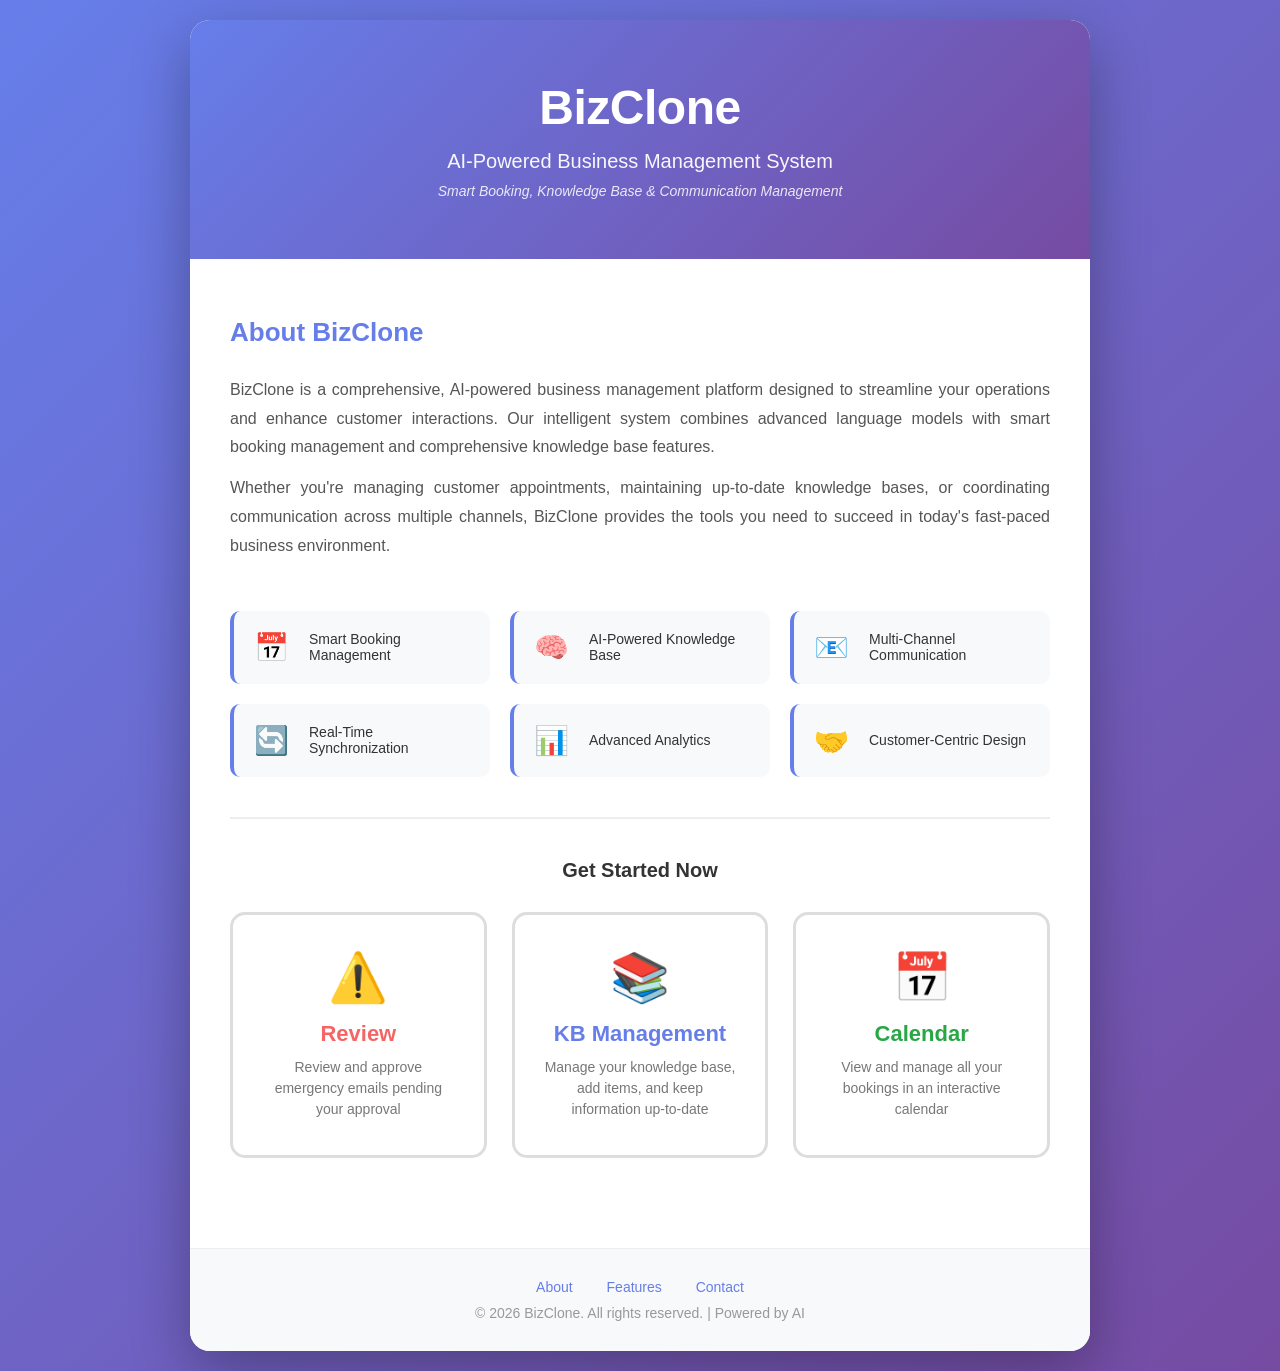
<file: ui/templates/index.html>
<!DOCTYPE html>
<html lang="en">
<head>
    <meta charset="UTF-8">
    <meta name="viewport" content="width=device-width, initial-scale=1.0">
    <title>BizClone - AI-Powered Business Management System</title>
    <style>
        * {
            margin: 0;
            padding: 0;
            box-sizing: border-box;
        }
        
        body {
            font-family: 'Segoe UI', Tahoma, Geneva, Verdana, sans-serif;
            background: linear-gradient(135deg, #667eea 0%, #764ba2 100%);
            min-height: 100vh;
            display: flex;
            align-items: center;
            justify-content: center;
            padding: 20px;
        }
        
        .container {
            background: white;
            border-radius: 20px;
            box-shadow: 0 20px 60px rgba(0, 0, 0, 0.3);
            overflow: hidden;
            max-width: 900px;
            width: 100%;
        }
        
        .header {
            background: linear-gradient(135deg, #667eea 0%, #764ba2 100%);
            color: white;
            padding: 60px 40px;
            text-align: center;
        }
        
        .header h1 {
            font-size: 48px;
            margin-bottom: 15px;
            font-weight: 700;
            letter-spacing: -0.5px;
        }
        
        .header .subtitle {
            font-size: 20px;
            opacity: 0.95;
            margin-bottom: 10px;
            font-weight: 500;
        }
        
        .header .tagline {
            font-size: 14px;
            opacity: 0.85;
            font-style: italic;
        }
        
        .content {
            padding: 50px 40px;
        }
        
        .intro-section {
            margin-bottom: 50px;
            line-height: 1.8;
        }
        
        .intro-section h2 {
            color: #667eea;
            font-size: 26px;
            margin-bottom: 20px;
            display: flex;
            align-items: center;
            gap: 10px;
        }
        
        .intro-section p {
            color: #555;
            font-size: 16px;
            margin-bottom: 12px;
            text-align: justify;
        }
        
        .features {
            display: grid;
            grid-template-columns: repeat(auto-fit, minmax(200px, 1fr));
            gap: 20px;
            margin-top: 25px;
            margin-bottom: 40px;
        }
        
        .feature-item {
            background: #f8f9fa;
            padding: 20px;
            border-radius: 10px;
            border-left: 4px solid #667eea;
            display: flex;
            align-items: center;
            gap: 15px;
        }
        
        .feature-item .icon {
            font-size: 28px;
            min-width: 40px;
        }
        
        .feature-item .text {
            color: #333;
            font-weight: 500;
            font-size: 14px;
        }
        
        .action-section {
            text-align: center;
            padding: 40px 0;
            border-top: 2px solid #eee;
        }
        
        .action-section h3 {
            color: #333;
            font-size: 20px;
            margin-bottom: 30px;
        }
        
        .button-group {
            display: grid;
            grid-template-columns: repeat(auto-fit, minmax(250px, 1fr));
            gap: 25px;
            margin-top: 30px;
        }
        
        .btn {
            display: flex;
            flex-direction: column;
            align-items: center;
            justify-content: center;
            padding: 35px 30px;
            background: white;
            border: 3px solid #ddd;
            border-radius: 15px;
            cursor: pointer;
            transition: all 0.3s ease;
            text-decoration: none;
            color: inherit;
            min-height: 200px;
        }
        
        .btn:hover {
            border-color: #667eea;
            box-shadow: 0 10px 30px rgba(102, 126, 234, 0.2);
            transform: translateY(-5px);
        }
        
        .btn.kb:hover {
            border-color: #667eea;
            background: linear-gradient(135deg, rgba(102, 126, 234, 0.05) 0%, rgba(118, 75, 162, 0.05) 100%);
        }
        
        .btn.calendar:hover {
            border-color: #28a745;
            background: linear-gradient(135deg, rgba(40, 167, 69, 0.05) 0%, rgba(39, 174, 96, 0.05) 100%);
        }
        
        .btn-icon {
            font-size: 48px;
            margin-bottom: 15px;
        }
        
        .btn-title {
            font-size: 22px;
            font-weight: 700;
            color: #333;
            margin-bottom: 10px;
        }
        
        .btn-description {
            font-size: 14px;
            color: #777;
            text-align: center;
            line-height: 1.5;
        }
        
        .kb .btn-title {
            color: #667eea;
        }
        
        .calendar .btn-title {
            color: #28a745;
        }

        .btn.review:hover {
            border-color: #f56565;
            background: linear-gradient(135deg, rgba(245, 101, 101, 0.05) 0%, rgba(229, 62, 62, 0.05) 100%);
        }

        .review .btn-title {
            color: #f56565;
        }

        .footer {
            background: #f8f9fa;
            padding: 30px 40px;
            text-align: center;
            border-top: 1px solid #eee;
            color: #999;
            font-size: 14px;
        }
        
        .footer-links {
            margin-bottom: 10px;
        }
        
        .footer-links a {
            color: #667eea;
            text-decoration: none;
            margin: 0 15px;
        }
        
        .footer-links a:hover {
            text-decoration: underline;
        }
        
        @media (max-width: 600px) {
            .header h1 {
                font-size: 32px;
            }
            
            .header .subtitle {
                font-size: 16px;
            }
            
            .content {
                padding: 30px 20px;
            }
            
            .button-group {
                grid-template-columns: 1fr;
            }
            
            .btn {
                min-height: 150px;
                padding: 25px 20px;
            }
            
            .btn-icon {
                font-size: 36px;
            }
            
            .btn-title {
                font-size: 18px;
            }
        }
    </style>
</head>
<body>
    <div class="container">
        <!-- Header -->
        <div class="header">
            <h1>BizClone</h1>
            <p class="subtitle">AI-Powered Business Management System</p>
            <p class="tagline">Smart Booking, Knowledge Base & Communication Management</p>
        </div>
        
        <!-- Main Content -->
        <div class="content">
            <!-- Introduction -->
            <section class="intro-section">
                <h2>About BizClone</h2>
                <p>
                    BizClone is a comprehensive, AI-powered business management platform designed to streamline 
                    your operations and enhance customer interactions. Our intelligent system combines advanced 
                    language models with smart booking management and comprehensive knowledge base features.
                </p>
                <p>
                    Whether you're managing customer appointments, maintaining up-to-date knowledge bases, or coordinating 
                    communication across multiple channels, BizClone provides the tools you need to succeed in today's 
                    fast-paced business environment.
                </p>
            </section>
            
            <!-- Features -->
            <section class="features">
                <div class="feature-item">
                    <span class="icon">📅</span>
                    <span class="text">Smart Booking Management</span>
                </div>
                <div class="feature-item">
                    <span class="icon">🧠</span>
                    <span class="text">AI-Powered Knowledge Base</span>
                </div>
                <div class="feature-item">
                    <span class="icon">📧</span>
                    <span class="text">Multi-Channel Communication</span>
                </div>
                <div class="feature-item">
                    <span class="icon">🔄</span>
                    <span class="text">Real-Time Synchronization</span>
                </div>
                <div class="feature-item">
                    <span class="icon">📊</span>
                    <span class="text">Advanced Analytics</span>
                </div>
                <div class="feature-item">
                    <span class="icon">🤝</span>
                    <span class="text">Customer-Centric Design</span>
                </div>
            </section>
            
            <!-- Call to Action -->
            <section class="action-section">
                <h3>Get Started Now</h3>
                <div class="button-group">
                    <!-- Review Button -->
                    <a href="/review/" class="btn review">
                        <div class="btn-icon">⚠️</div>
                        <div class="btn-title">Review</div>
                        <div class="btn-description">Review and approve emergency emails pending your approval</div>
                    </a>
                    
                    <!-- KB Management Button -->
                    <a href="/kb/manage" class="btn kb">
                        <div class="btn-icon">📚</div>
                        <div class="btn-title">KB Management</div>
                        <div class="btn-description">Manage your knowledge base, add items, and keep information up-to-date</div>
                    </a>
                    
                    <!-- Calendar Button -->
                    <a href="/calendar/" class="btn calendar">
                        <div class="btn-icon">📅</div>
                        <div class="btn-title">Calendar</div>
                        <div class="btn-description">View and manage all your bookings in an interactive calendar</div>
                    </a>
                </div>
            </section>
        </div>
        
        <!-- Footer -->
        <div class="footer">
            <div class="footer-links">
                <a href="#about">About</a>
                <a href="#features">Features</a>
                <a href="#contact">Contact</a>
            </div>
            <p>&copy; 2026 BizClone. All rights reserved. | Powered by AI</p>
        </div>
    </div>
</body>
</html>
</file>
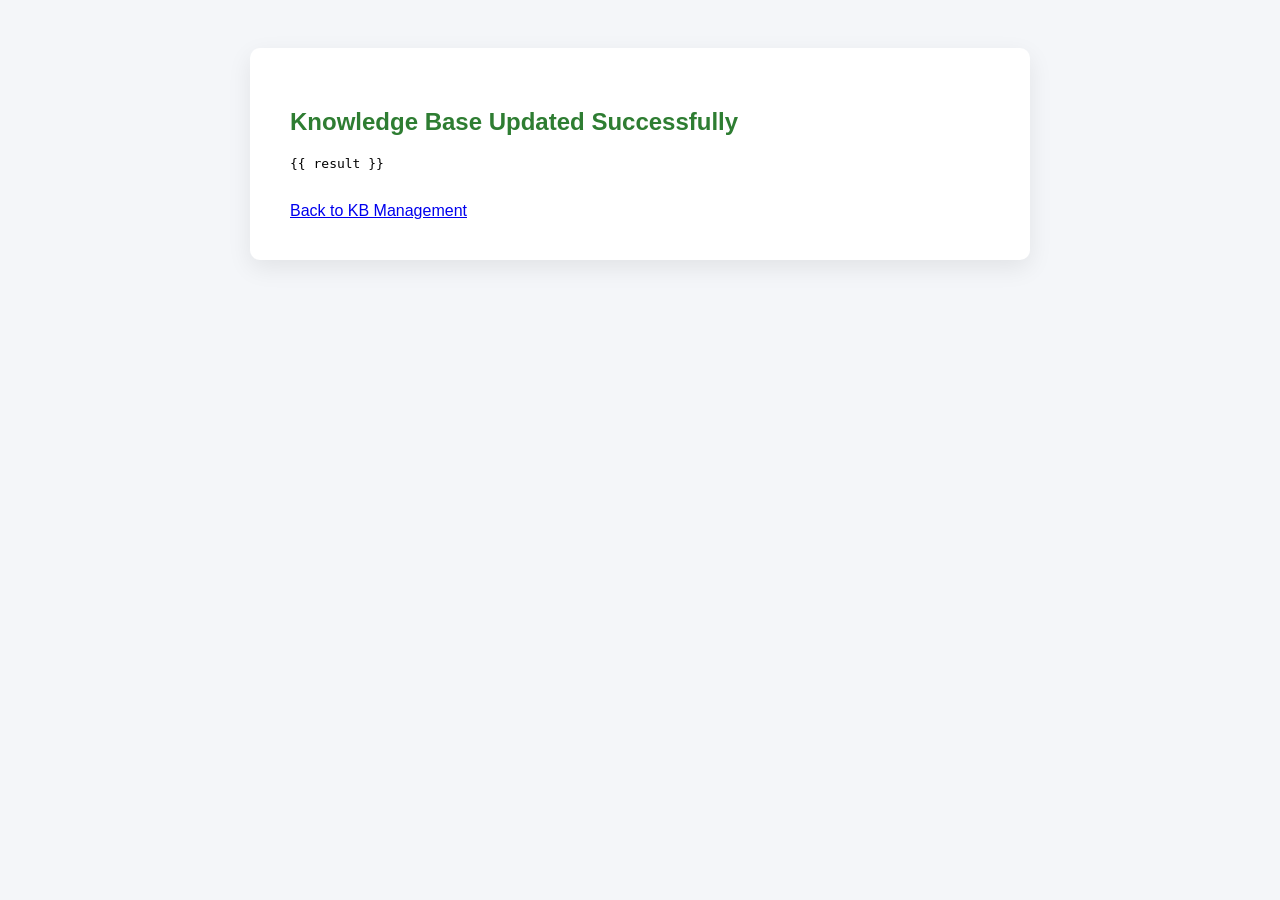
<file: ui/templates/kb_success.html>
<!DOCTYPE html>
<html>
<head>
    <title>KB Updated</title>
</head>
<body style="font-family: Arial; padding: 40px; background:#f4f6f9;">
    <div style="background:white; padding:40px; border-radius:10px; max-width:700px; margin:auto; box-shadow:0 8px 24px rgba(0,0,0,0.08);">

        <h2 style="color:#2e7d32;">Knowledge Base Updated Successfully</h2>

        <pre>{{ result }}</pre>

        <br>
        <a href="/kb/manage">Back to KB Management</a>

    </div>
</body>
</html>
</file>
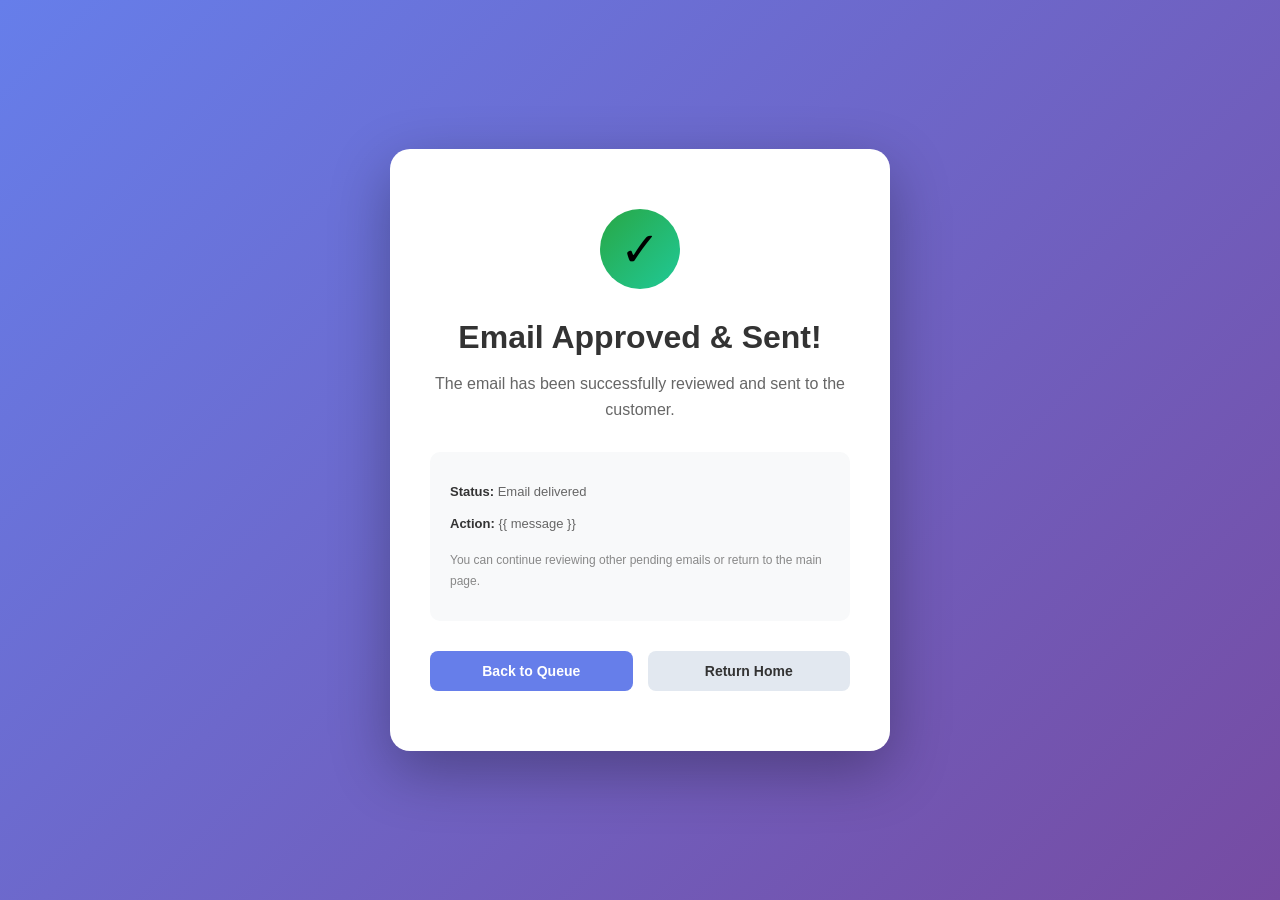
<file: ui/templates/review_success.html>
<!DOCTYPE html>
<html>
<head>
    <title>Email Approved & Sent</title>
    <style>
        * {
            margin: 0;
            padding: 0;
            box-sizing: border-box;
        }

        body {
            font-family: 'Segoe UI', Tahoma, Geneva, Verdana, sans-serif;
            background: linear-gradient(135deg, #667eea 0%, #764ba2 100%);
            min-height: 100vh;
            display: flex;
            align-items: center;
            justify-content: center;
            padding: 20px;
        }

        .success-container {
            background: white;
            border-radius: 20px;
            box-shadow: 0 20px 60px rgba(0, 0, 0, 0.3);
            padding: 60px 40px;
            max-width: 500px;
            width: 100%;
            text-align: center;
        }

        .success-icon {
            width: 80px;
            height: 80px;
            margin: 0 auto 30px;
            background: linear-gradient(135deg, #28a745 0%, #20c997 100%);
            border-radius: 50%;
            display: flex;
            align-items: center;
            justify-content: center;
            font-size: 48px;
            animation: scaleIn 0.6s ease-out;
        }

        @keyframes scaleIn {
            from {
                transform: scale(0);
                opacity: 0;
            }
            to {
                transform: scale(1);
                opacity: 1;
            }
        }

        h1 {
            color: #333;
            font-size: 32px;
            margin-bottom: 15px;
        }

        .message {
            color: #666;
            font-size: 16px;
            line-height: 1.6;
            margin-bottom: 30px;
        }

        .action-buttons {
            display: flex;
            gap: 15px;
            flex-wrap: wrap;
        }

        .btn {
            flex: 1;
            min-width: 140px;
            padding: 12px 24px;
            border: none;
            border-radius: 8px;
            font-size: 14px;
            font-weight: 600;
            cursor: pointer;
            transition: all 0.3s;
            text-decoration: none;
            display: inline-block;
        }

        .btn-primary {
            background: #667eea;
            color: white;
        }

        .btn-primary:hover {
            background: #5568d3;
            transform: translateY(-2px);
            box-shadow: 0 5px 15px rgba(102, 126, 234, 0.3);
        }

        .btn-secondary {
            background: #e2e8f0;
            color: #333;
        }

        .btn-secondary:hover {
            background: #cbd5e0;
            transform: translateY(-2px);
        }

        .details {
            background: #f8f9fa;
            border-radius: 10px;
            padding: 20px;
            margin-bottom: 30px;
            text-align: left;
        }

        .details p {
            color: #666;
            font-size: 13px;
            line-height: 1.8;
            margin: 8px 0;
        }

        .details strong {
            color: #333;
        }
    </style>
</head>
<body>

    <div class="success-container">
        <div class="success-icon">✓</div>
        
        <h1>Email Approved & Sent!</h1>
        
        <p class="message">
            The email has been successfully reviewed and sent to the customer.
        </p>

        <div class="details">
            <p><strong>Status:</strong> Email delivered</p>
            <p><strong>Action:</strong> {{ message }}</p>
            <p style="margin-top: 15px; color: #888; font-size: 12px;">
                You can continue reviewing other pending emails or return to the main page.
            </p>
        </div>

        <div class="action-buttons">
            <a href="/review" class="btn btn-primary">Back to Queue</a>
            <a href="/" class="btn btn-secondary">Return Home</a>
        </div>
    </div>

</body>
</html>
</file>
